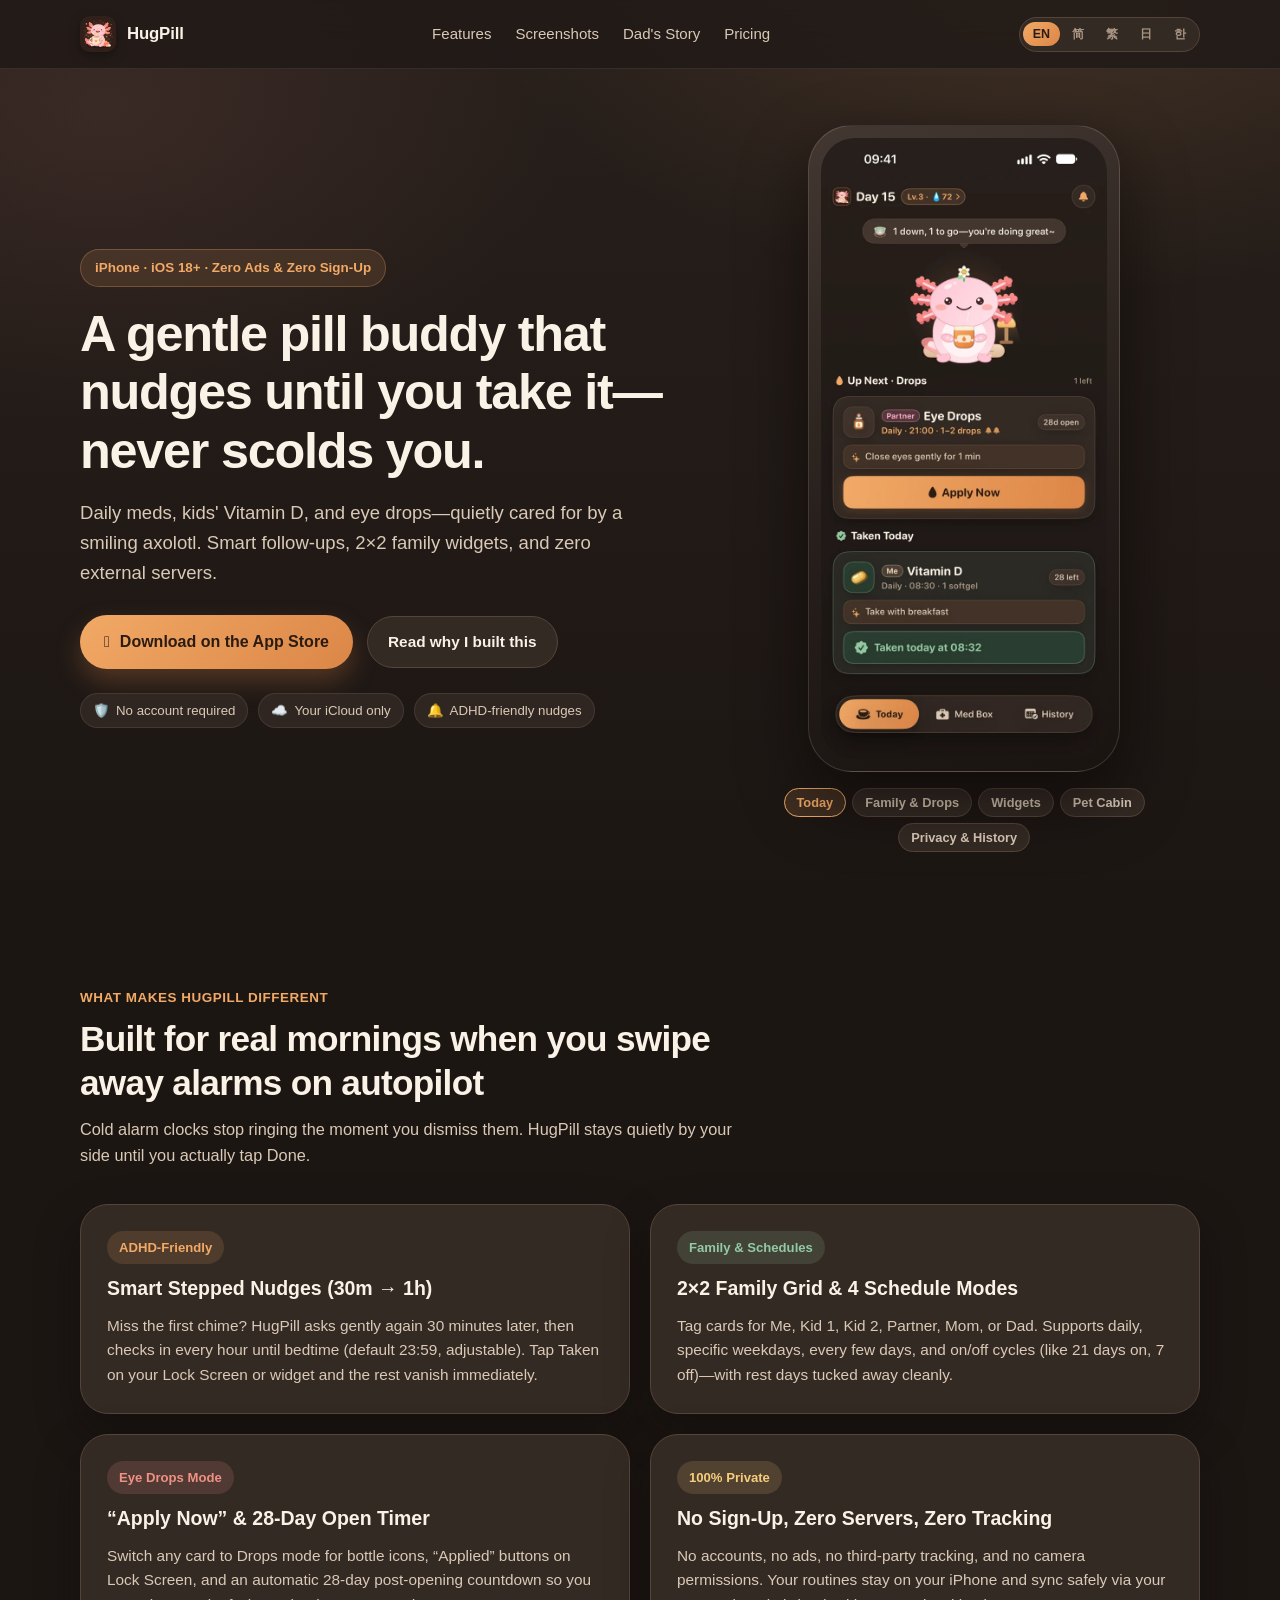
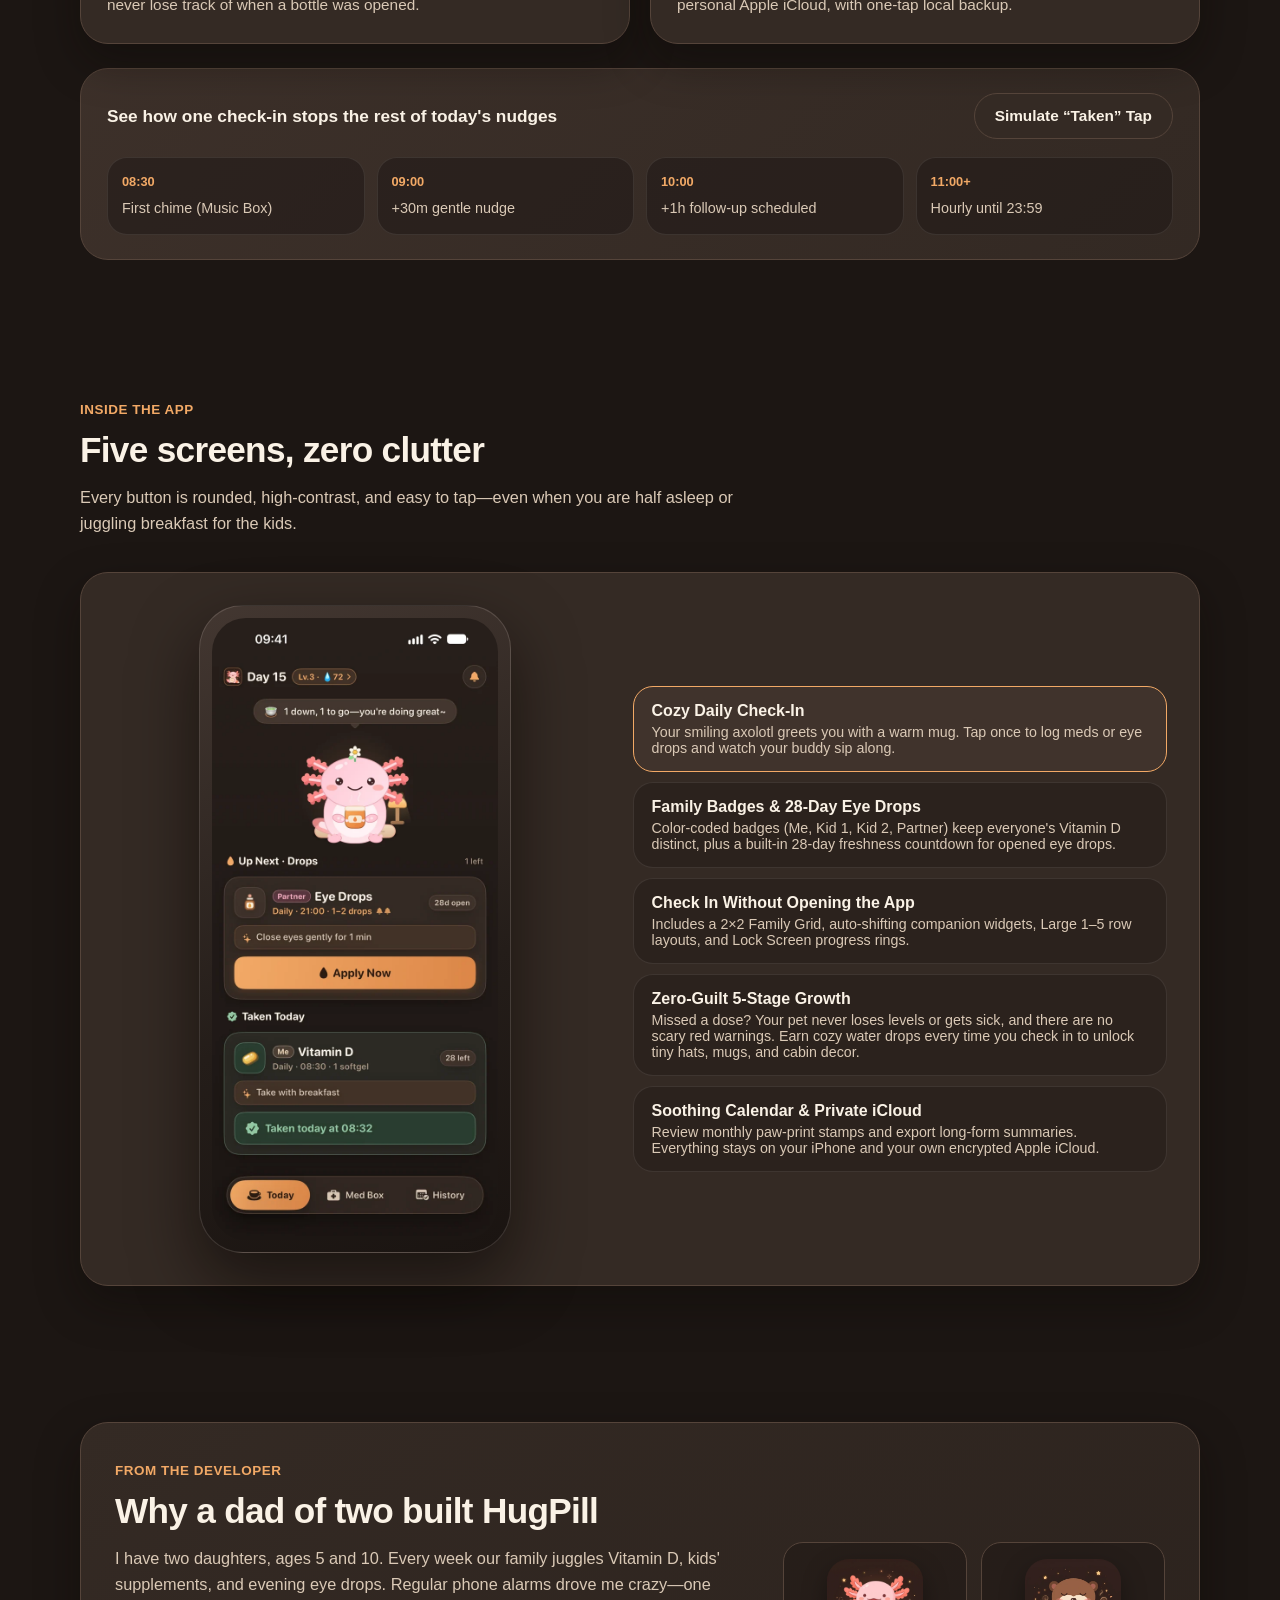
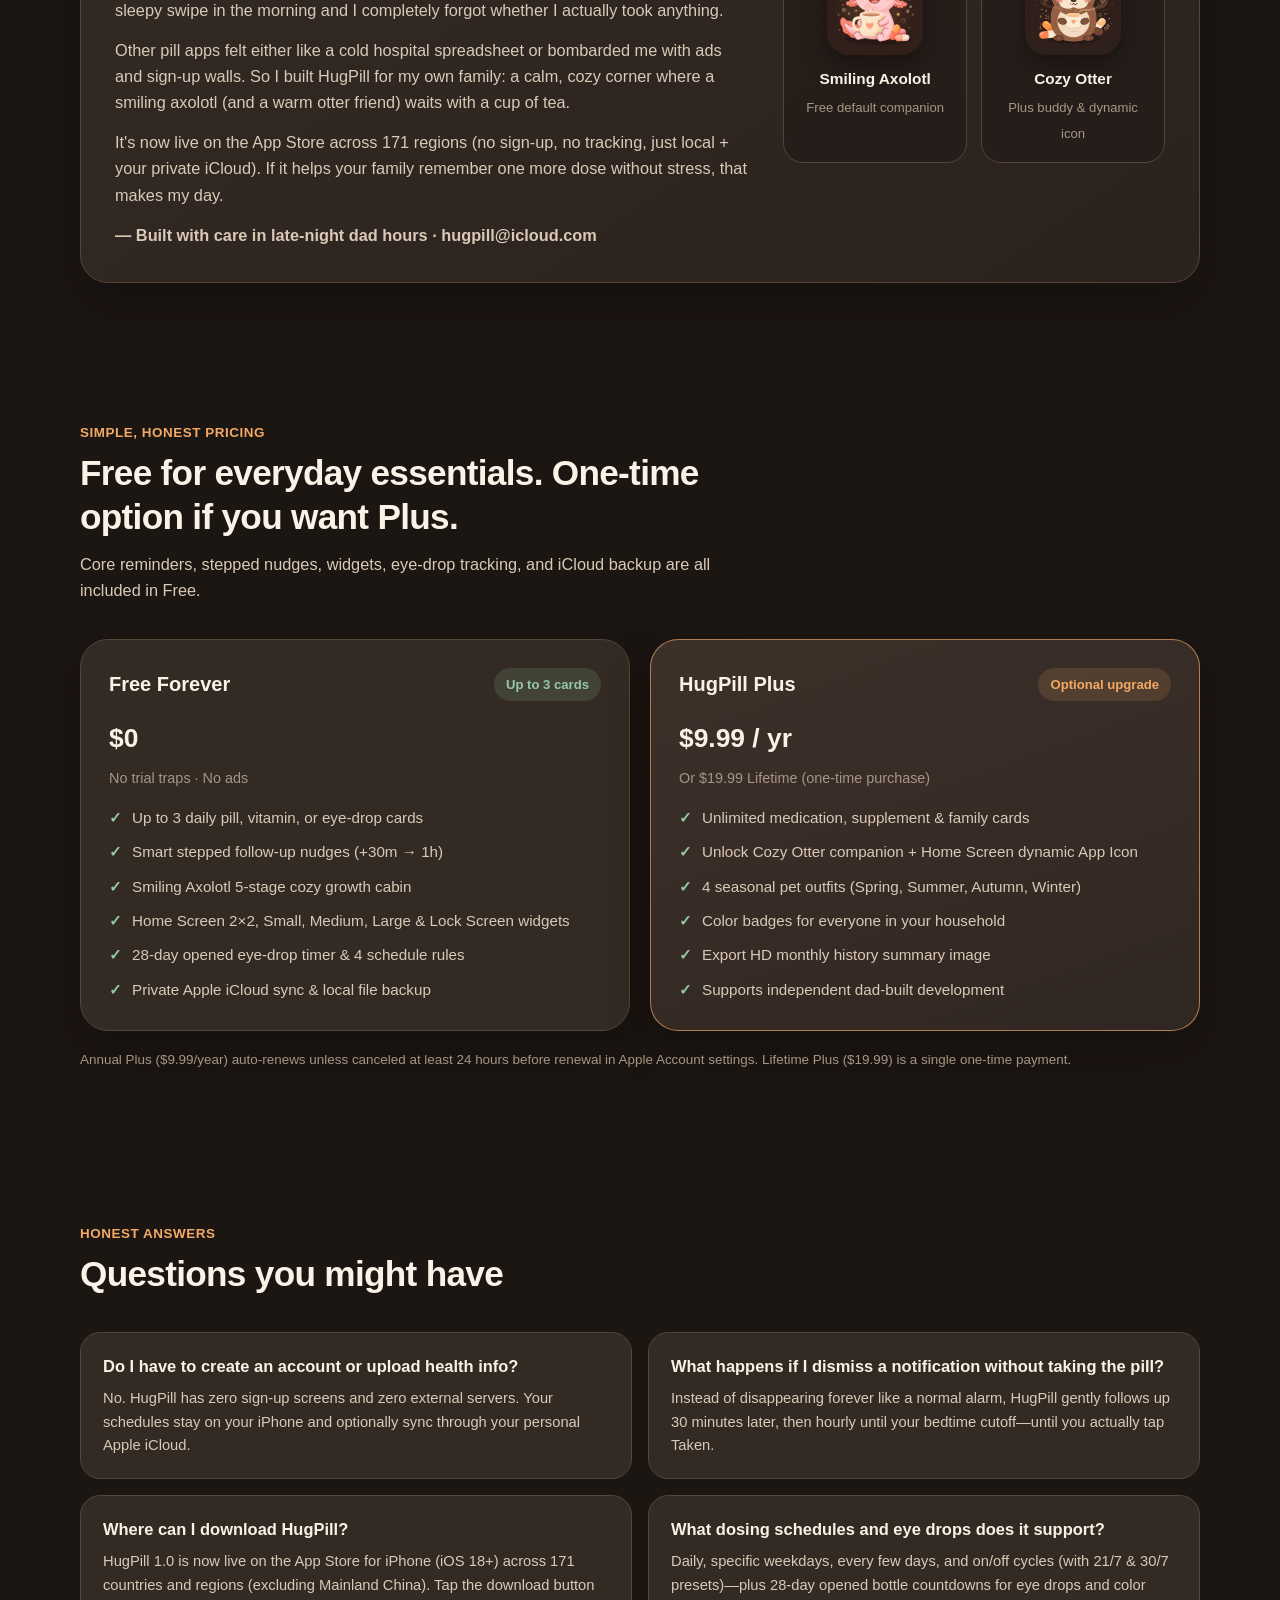
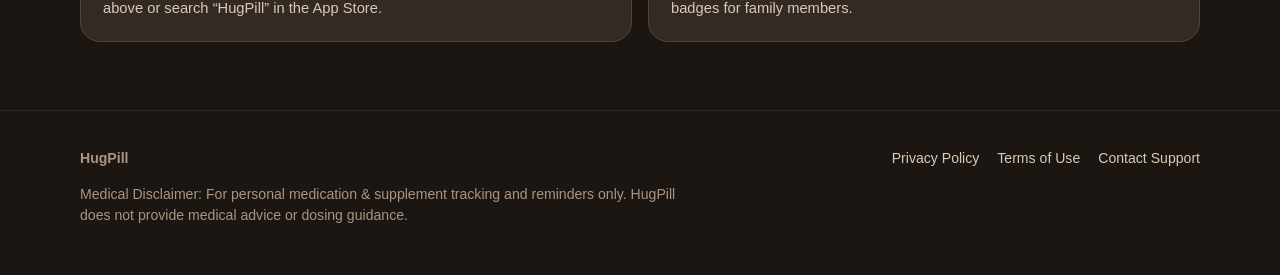
<file: index.html>
<!DOCTYPE html>
<html lang="en">
  <head>
    <meta charset="utf-8" />
    <meta name="viewport" content="width=device-width, initial-scale=1" />
    <title>HugPill — Cute Pill, Vitamin &amp; Eye Drops Reminder for iPhone</title>
    <meta
      name="description"
      content="A gentle, ADHD-friendly pill, vitamin & eye drop reminder built by a dad of two. Smart stepped nudges, 2x2 family Home Screen widgets, zero guilt, and 100% private iCloud sync."
    />
    <meta name="apple-itunes-app" content="app-id=6837860725" />
    <meta name="theme-color" content="#271F1B" />
    <meta
      property="og:title"
      content="HugPill — Cute Pill, Vitamin & Eye Drops Reminder"
    />
    <meta
      property="og:description"
      content="A gentle pill buddy that nudges until you take it—never scolds you. Smart follow-ups, 2x2 family widgets, and private Apple iCloud sync."
    />
    <meta property="og:type" content="website" />
    <meta property="og:image" content="./assets/app-icon.webp" />

    <link rel="icon" type="image/png" href="./assets/favicon.png" />
    <link rel="apple-touch-icon" href="./assets/apple-touch-icon.png" />
    <link rel="stylesheet" href="./styles.css" />
  </head>
  <body>
    <header class="site-header">
      <div class="container header-inner">
        <a class="brand" href="#top">
          <img
            class="brand-icon"
            src="./assets/app-icon.webp"
            alt="HugPill icon"
            width="36"
            height="36"
          />
          <span data-i18n="brandName">HugPill</span>
        </a>

        <nav class="nav-links" aria-label="Primary navigation">
          <a href="#features" data-i18n="nav.features">Features</a>
          <a href="#screenshots" data-i18n="nav.screens">Screenshots</a>
          <a href="#story" data-i18n="nav.story">Dad's Story</a>
          <a href="#pricing" data-i18n="nav.pricing">Pricing</a>
        </nav>

        <div class="lang-switcher" role="group" aria-label="Language switcher">
          <button class="lang-btn is-active" type="button" data-lang="en">EN</button>
          <button class="lang-btn" type="button" data-lang="zh-Hans">简</button>
          <button class="lang-btn" type="button" data-lang="zh-Hant">繁</button>
          <button class="lang-btn" type="button" data-lang="ja">日</button>
          <button class="lang-btn" type="button" data-lang="ko">한</button>
        </div>
      </div>
    </header>

    <main id="top">
      <!-- Hero -->
      <section class="hero">
        <div class="container hero-grid">
          <div>
            <div class="eyebrow-pill" data-i18n="hero.eyebrow">
              iPhone · iOS 18+ · Zero Ads &amp; Zero Sign-Up
            </div>
            <h1 class="hero-title" data-i18n="hero.title">
              A gentle pill buddy that nudges until you take it—never scolds you.
            </h1>
            <p class="hero-subtitle" data-i18n="hero.subtitle">
              Daily meds, kids' Vitamin D, and eye drops—quietly cared for by a smiling axolotl. Smart follow-ups, 2×2 family widgets, and zero external servers.
            </p>

            <div class="hero-actions">
              <a
                class="btn-primary"
                id="primary-cta"
                href="https://apps.apple.com/app/id6837860725"
                target="_blank"
                rel="noopener noreferrer"
              >
                <span aria-hidden="true"></span>
                <span id="primary-cta-label" data-i18n="hero.ctaLive">
                  Download on the App Store
                </span>
              </a>
              <a class="btn-secondary" href="#story" data-i18n="hero.ctaStory">
                Read why I built this
              </a>
            </div>

            <div class="trust-row">
              <span class="trust-chip">🛡️ <span data-i18n="hero.trust1">No account required</span></span>
              <span class="trust-chip">☁️ <span data-i18n="hero.trust2">Your iCloud only</span></span>
              <span class="trust-chip">🔔 <span data-i18n="hero.trust3">ADHD-friendly nudges</span></span>
            </div>
          </div>

          <div class="hero-phone-wrap">
            <div class="phone-frame">
              <div class="phone-screen">
                <img
                  id="hero-phone-img"
                  src="./assets/screens/en-US/01_home.webp"
                  alt="HugPill Home Screen"
                  width="660"
                  height="1434"
                />
              </div>
            </div>
            <div class="phone-dots" id="hero-phone-tabs" role="tablist"></div>
          </div>
        </div>
      </section>

      <!-- Features -->
      <section class="section" id="features">
        <div class="container">
          <div class="section-head">
            <span class="section-kicker" data-i18n="features.kicker">
              What makes HugPill different
            </span>
            <h2 class="section-title" data-i18n="features.title">
              Built for real mornings when you swipe away alarms on autopilot
            </h2>
            <p class="section-desc" data-i18n="features.desc">
              Cold alarm clocks stop ringing the moment you dismiss them. HugPill stays quietly by your side until you actually tap Done.
            </p>
          </div>

          <div class="features-grid" id="features-grid"></div>

          <div class="nudge-demo">
            <div class="nudge-top">
              <h3 data-i18n="features.demoTitle">
                See how one check-in stops the rest of today's nudges
              </h3>
              <button
                class="btn-secondary"
                id="nudge-toggle-btn"
                type="button"
              ></button>
            </div>
            <div class="nudge-steps" id="nudge-steps"></div>
          </div>
        </div>
      </section>

      <!-- Interactive Showcase -->
      <section class="section" id="screenshots">
        <div class="container">
          <div class="section-head">
            <span class="section-kicker" data-i18n="showcase.kicker">
              Inside the App
            </span>
            <h2 class="section-title" data-i18n="showcase.title">
              Five screens, zero clutter
            </h2>
            <p class="section-desc" data-i18n="showcase.desc">
              Every button is rounded, high-contrast, and easy to tap—even when you are half asleep or juggling breakfast for the kids.
            </p>
          </div>

          <div class="showcase-panel">
            <div class="hero-phone-wrap">
              <div class="phone-frame">
                <div class="phone-screen">
                  <img
                    id="showcase-phone-img"
                    src="./assets/screens/en-US/01_home.webp"
                    alt="HugPill Screenshot"
                    width="660"
                    height="1434"
                    loading="lazy"
                  />
                </div>
              </div>
            </div>
            <div class="showcase-list" id="showcase-list"></div>
          </div>
        </div>
      </section>

      <!-- Dad's Story -->
      <section class="section" id="story">
        <div class="container">
          <div class="story-card">
            <div>
              <span class="section-kicker" data-i18n="story.kicker">
                From the Developer
              </span>
              <h2 class="section-title" data-i18n="story.title">
                Why a dad of two built HugPill
              </h2>
              <div class="story-body" id="story-paragraphs"></div>
            </div>

            <div class="buddies-box">
              <div class="buddy-tile">
                <img
                  src="./assets/app-icon.webp"
                  alt="Smiling Axolotl"
                  width="96"
                  height="96"
                  loading="lazy"
                />
                <strong data-i18n="story.axolotlName">Smiling Axolotl</strong>
                <span data-i18n="story.axolotlRole">Free default companion</span>
              </div>
              <div class="buddy-tile">
                <img
                  src="./assets/otter-icon.webp"
                  alt="Cozy Otter"
                  width="96"
                  height="96"
                  loading="lazy"
                />
                <strong data-i18n="story.otterName">Cozy Otter</strong>
                <span data-i18n="story.otterRole">Plus buddy &amp; dynamic icon</span>
              </div>
            </div>
          </div>
        </div>
      </section>

      <!-- Pricing -->
      <section class="section" id="pricing">
        <div class="container">
          <div class="section-head">
            <span class="section-kicker" data-i18n="pricing.kicker">
              Simple, Honest Pricing
            </span>
            <h2 class="section-title" data-i18n="pricing.title">
              Free for everyday essentials. One-time option if you want Plus.
            </h2>
            <p class="section-desc" data-i18n="pricing.desc">
              Core reminders, stepped nudges, widgets, eye-drop tracking, and iCloud backup are all included in Free.
            </p>
          </div>

          <div class="pricing-grid">
            <article class="price-card">
              <div class="price-head">
                <h3 data-i18n="pricing.free.name">Free Forever</h3>
                <span class="feature-badge badge-sage" data-i18n="pricing.free.badge">
                  Up to 3 cards
                </span>
              </div>
              <div class="price-tag" data-i18n="pricing.free.price">$0</div>
              <div class="price-sub" data-i18n="pricing.free.sub">
                No trial traps · No ads
              </div>
              <ul class="price-list" id="free-items"></ul>
            </article>

            <article class="price-card is-featured">
              <div class="price-head">
                <h3 data-i18n="pricing.plus.name">HugPill Plus</h3>
                <span class="feature-badge badge-amber" data-i18n="pricing.plus.badge">
                  Optional upgrade
                </span>
              </div>
              <div class="price-tag" data-i18n="pricing.plus.price">$9.99 / yr</div>
              <div class="price-sub" data-i18n="pricing.plus.sub">
                Or $19.99 Lifetime (one-time purchase)
              </div>
              <ul class="price-list" id="plus-items"></ul>
            </article>
          </div>

          <p class="fine-print" data-i18n="pricing.finePrint"></p>
        </div>
      </section>

      <!-- FAQ -->
      <section class="section" id="faq">
        <div class="container">
          <div class="section-head">
            <span class="section-kicker" data-i18n="faq.kicker">
              Honest Answers
            </span>
            <h2 class="section-title" data-i18n="faq.title">
              Questions you might have
            </h2>
          </div>
          <div class="faq-list" id="faq-list"></div>
        </div>
      </section>
    </main>

    <footer class="site-footer" id="privacy">
      <div class="container">
        <div class="footer-row">
          <strong data-i18n="brandName">HugPill</strong>
          <div class="footer-links">
            <a id="footer-privacy" href="#" target="_blank" rel="noopener noreferrer" data-i18n="footer.privacy">
              Privacy Policy
            </a>
            <a id="footer-terms" href="#" target="_blank" rel="noopener noreferrer" data-i18n="footer.terms">
              Terms of Use
            </a>
            <a id="footer-contact" href="mailto:hugpill@icloud.com" data-i18n="footer.contact">
              Contact Support
            </a>
          </div>
        </div>
        <p class="disclaimer" data-i18n="footer.disclaimer"></p>
      </div>
    </footer>

    <!-- App Store Review Modal -->
    <div class="modal-backdrop" id="review-modal" hidden role="dialog" aria-modal="true" aria-labelledby="modal-title">
      <div class="modal-card">
        <h3 id="modal-title" data-i18n="modal.title">Currently in App Store Review</h3>
        <p data-i18n="modal.body"></p>
        <div class="modal-actions">
          <a class="btn-primary" id="modal-email-btn" href="mailto:hugpill@icloud.com" data-i18n="modal.emailBtn">
            Email hugpill@icloud.com
          </a>
          <button class="btn-secondary" id="modal-close-btn" type="button" data-i18n="modal.closeBtn">
            Got it
          </button>
        </div>
      </div>
    </div>

    <script src="./site-config.js"></script>
    <script src="./i18n.js"></script>
    <script src="./app.js"></script>
  </body>
</html>
</file>
<file: styles.css>
:root {
  --bg-top: #271f1b;
  --bg-bottom: #1c1613;
  --surface: #342a24;
  --surface-elevated: #40332c;
  --surface-taken: #2a3d30;
  --border: #55443a;
  --border-soft: rgba(250, 242, 230, 0.09);

  --text-primary: #faf2e6;
  --text-secondary: #dac9b6;
  --text-muted: #a89583;
  --ink-on-amber: #2a1c13;

  --amber: #f2a966;
  --amber-deep: #db8647;
  --peach: #ef9185;
  --sage: #93c9a3;
  --apricot: #f6cd7c;

  --radius-sm: 12px;
  --radius-md: 20px;
  --radius-lg: 28px;
  --shadow-card: 0 18px 44px rgba(10, 7, 5, 0.38);
  --shadow-phone: 0 28px 64px rgba(8, 5, 4, 0.58);

  --font-rounded: ui-rounded, "SF Pro Rounded", "PingFang SC", "PingFang TC",
    "Hiragino Maru Gothic ProN", "Apple SD Gothic Neo", "Noto Sans JP",
    "Noto Sans KR", -apple-system, BlinkMacSystemFont, "Segoe UI", sans-serif;
}

*,
*::before,
*::after {
  box-sizing: border-box;
}

html {
  scroll-behavior: smooth;
  background-color: var(--bg-bottom);
  color: var(--text-primary);
  font-family: var(--font-rounded);
  -webkit-font-smoothing: antialiased;
}

body {
  margin: 0;
  min-height: 100vh;
  background: radial-gradient(
      900px 540px at 82% -6%,
      rgba(242, 169, 102, 0.14),
      transparent 65%
    ),
    radial-gradient(
      760px 520px at 8% 12%,
      rgba(239, 145, 133, 0.1),
      transparent 62%
    ),
    linear-gradient(180deg, var(--bg-top) 0%, var(--bg-bottom) 100%);
  background-attachment: fixed;
  color: var(--text-primary);
  line-height: 1.6;
}

a {
  color: inherit;
  text-decoration: none;
}

button {
  font-family: inherit;
  cursor: pointer;
}

img {
  display: block;
  max-width: 100%;
}

.container {
  width: min(1120px, calc(100% - 36px));
  margin: 0 auto;
}

/* Header */
.site-header {
  position: sticky;
  top: 0;
  z-index: 40;
  backdrop-filter: blur(16px);
  -webkit-backdrop-filter: blur(16px);
  background: rgba(31, 25, 22, 0.78);
  border-bottom: 1px solid var(--border-soft);
}

.header-inner {
  display: flex;
  align-items: center;
  justify-content: space-between;
  gap: 16px;
  min-height: 68px;
}

.brand {
  display: inline-flex;
  align-items: center;
  gap: 11px;
  font-weight: 700;
  font-size: 1.05rem;
  letter-spacing: -0.01em;
  flex-shrink: 0;
}

.brand-icon {
  width: 36px;
  height: 36px;
  border-radius: 10px;
  box-shadow: 0 4px 12px rgba(0, 0, 0, 0.35);
}

.nav-links {
  display: flex;
  align-items: center;
  gap: 24px;
  color: var(--text-secondary);
  font-size: 0.94rem;
  font-weight: 500;
}

.nav-links a {
  transition: color 0.18s ease;
}

.nav-links a:hover {
  color: var(--amber);
}

.lang-switcher {
  display: inline-flex;
  align-items: center;
  background: var(--surface);
  border: 1px solid var(--border);
  border-radius: 999px;
  padding: 3px;
  gap: 2px;
  flex-shrink: 0;
}

.lang-btn {
  border: 0;
  background: transparent;
  color: var(--text-muted);
  font-size: 0.78rem;
  font-weight: 600;
  padding: 5px 10px;
  border-radius: 999px;
  transition: background-color 0.18s ease, color 0.18s ease;
}

.lang-btn:hover {
  color: var(--text-primary);
}

.lang-btn.is-active {
  background: linear-gradient(135deg, var(--amber), var(--amber-deep));
  color: var(--ink-on-amber);
}

/* Hero */
.hero {
  padding: 56px 0 64px;
}

.hero-grid {
  display: grid;
  grid-template-columns: minmax(0, 1.12fr) minmax(0, 0.88fr);
  gap: 48px;
  align-items: center;
}

.eyebrow-pill {
  display: inline-flex;
  align-items: center;
  gap: 8px;
  padding: 7px 14px;
  border-radius: 999px;
  background: rgba(242, 169, 102, 0.12);
  border: 1px solid rgba(242, 169, 102, 0.28);
  color: var(--amber);
  font-size: 0.84rem;
  font-weight: 600;
  margin-bottom: 18px;
}

.hero-title {
  margin: 0 0 18px;
  font-size: clamp(2rem, 4.1vw, 3.15rem);
  line-height: 1.16;
  letter-spacing: -0.025em;
  font-weight: 800;
}

.hero-subtitle {
  margin: 0 0 28px;
  font-size: clamp(1.02rem, 1.5vw, 1.16rem);
  color: var(--text-secondary);
  max-width: 56ch;
}

.hero-actions {
  display: flex;
  flex-wrap: wrap;
  align-items: center;
  gap: 14px;
  margin-bottom: 24px;
}

.btn-primary {
  display: inline-flex;
  align-items: center;
  justify-content: center;
  gap: 10px;
  padding: 14px 24px;
  border-radius: 999px;
  border: 0;
  background: linear-gradient(135deg, var(--amber), var(--amber-deep));
  color: var(--ink-on-amber);
  font-size: 1rem;
  font-weight: 700;
  box-shadow: 0 12px 26px rgba(219, 134, 71, 0.28);
  transition: transform 0.18s ease, box-shadow 0.18s ease, filter 0.18s ease;
}

.btn-primary:hover {
  transform: translateY(-1px);
  filter: brightness(1.04);
  box-shadow: 0 16px 32px rgba(219, 134, 71, 0.34);
}

.btn-secondary {
  display: inline-flex;
  align-items: center;
  justify-content: center;
  gap: 8px;
  padding: 13px 20px;
  border-radius: 999px;
  border: 1px solid var(--border);
  background: var(--surface);
  color: var(--text-primary);
  font-size: 0.96rem;
  font-weight: 600;
  transition: border-color 0.18s ease, background-color 0.18s ease;
}

.btn-secondary:hover {
  border-color: var(--amber);
  background: var(--surface-elevated);
}

.trust-row {
  display: flex;
  flex-wrap: wrap;
  gap: 10px;
}

.trust-chip {
  display: inline-flex;
  align-items: center;
  gap: 6px;
  padding: 6px 12px;
  border-radius: 999px;
  background: rgba(52, 42, 36, 0.85);
  border: 1px solid var(--border-soft);
  color: var(--text-secondary);
  font-size: 0.83rem;
}

/* Phone Mockup */
.hero-phone-wrap {
  display: flex;
  flex-direction: column;
  align-items: center;
  gap: 16px;
}

.phone-frame {
  position: relative;
  width: min(312px, 82vw);
  padding: 12px;
  border-radius: 44px;
  background: linear-gradient(160deg, #433731 0%, #241d19 60%, #1a1411 100%);
  border: 1px solid rgba(250, 242, 230, 0.14);
  box-shadow: var(--shadow-phone);
}

.phone-frame::before {
  content: "";
  position: absolute;
  inset: -16px;
  z-index: -1;
  border-radius: 56px;
  background: radial-gradient(
    circle at 50% 45%,
    rgba(242, 169, 102, 0.18),
    rgba(239, 145, 133, 0.08) 45%,
    transparent 72%
  );
}

.phone-screen {
  border-radius: 34px;
  overflow: hidden;
  background: #1c1613;
  aspect-ratio: 1320 / 2868;
}

.phone-screen img {
  width: 100%;
  height: 100%;
  object-fit: cover;
}

.phone-dots {
  display: flex;
  flex-wrap: wrap;
  justify-content: center;
  gap: 6px;
}

.phone-tab-btn {
  border: 1px solid var(--border);
  background: var(--surface);
  color: var(--text-secondary);
  font-size: 0.8rem;
  font-weight: 600;
  padding: 6px 12px;
  border-radius: 999px;
  transition: all 0.18s ease;
}

.phone-tab-btn:hover {
  border-color: var(--amber);
  color: var(--text-primary);
}

.phone-tab-btn.is-active {
  background: rgba(242, 169, 102, 0.16);
  border-color: var(--amber);
  color: var(--amber);
}

/* Sections */
.section {
  padding: 68px 0;
}

.section-head {
  max-width: 680px;
  margin-bottom: 36px;
}

.section-kicker {
  display: inline-block;
  color: var(--amber);
  font-size: 0.84rem;
  font-weight: 700;
  letter-spacing: 0.04em;
  text-transform: uppercase;
  margin-bottom: 8px;
}

.section-title {
  margin: 0 0 12px;
  font-size: clamp(1.55rem, 2.8vw, 2.2rem);
  line-height: 1.24;
  letter-spacing: -0.02em;
}

.section-desc {
  margin: 0;
  color: var(--text-secondary);
  font-size: 1.02rem;
}

/* Feature Grid */
.features-grid {
  display: grid;
  grid-template-columns: repeat(2, minmax(0, 1fr));
  gap: 20px;
}

.feature-card {
  background: var(--surface);
  border: 1px solid var(--border);
  border-radius: var(--radius-lg);
  padding: 26px;
  box-shadow: var(--shadow-card);
  display: flex;
  flex-direction: column;
  gap: 12px;
}

.feature-badge {
  display: inline-flex;
  align-items: center;
  gap: 8px;
  width: fit-content;
  padding: 6px 12px;
  border-radius: 999px;
  font-size: 0.82rem;
  font-weight: 700;
}

.badge-amber {
  background: rgba(242, 169, 102, 0.14);
  color: var(--amber);
}

.badge-sage {
  background: rgba(147, 201, 163, 0.15);
  color: var(--sage);
}

.badge-peach {
  background: rgba(239, 145, 133, 0.15);
  color: var(--peach);
}

.badge-apricot {
  background: rgba(246, 205, 124, 0.14);
  color: var(--apricot);
}

.feature-card h3 {
  margin: 0;
  font-size: 1.22rem;
  line-height: 1.3;
}

.feature-card p {
  margin: 0;
  color: var(--text-secondary);
  font-size: 0.96rem;
}

/* Interactive Nudge Simulator Strip */
.nudge-demo {
  margin-top: 24px;
  background: linear-gradient(135deg, rgba(64, 51, 44, 0.9), rgba(52, 42, 36, 0.95));
  border: 1px solid var(--border);
  border-radius: var(--radius-lg);
  padding: 24px 26px;
}

.nudge-top {
  display: flex;
  flex-wrap: wrap;
  align-items: center;
  justify-content: space-between;
  gap: 12px;
  margin-bottom: 18px;
}

.nudge-top h3 {
  margin: 0;
  font-size: 1.08rem;
}

.nudge-steps {
  display: grid;
  grid-template-columns: repeat(4, minmax(0, 1fr));
  gap: 12px;
}

.nudge-step {
  background: rgba(31, 25, 22, 0.55);
  border: 1px solid var(--border-soft);
  border-radius: var(--radius-md);
  padding: 14px;
  transition: all 0.22s ease;
}

.nudge-step.is-cleared {
  background: var(--surface-taken);
  border-color: rgba(147, 201, 163, 0.4);
}

.nudge-step.is-muted {
  opacity: 0.55;
  text-decoration: line-through;
}

.nudge-time {
  font-size: 0.8rem;
  font-weight: 700;
  color: var(--amber);
  margin-bottom: 4px;
}

.nudge-step.is-cleared .nudge-time {
  color: var(--sage);
}

.nudge-label {
  font-size: 0.9rem;
  color: var(--text-secondary);
}

/* Showcase Strip */
.showcase-panel {
  background: var(--surface);
  border: 1px solid var(--border);
  border-radius: var(--radius-lg);
  padding: 32px;
  box-shadow: var(--shadow-card);
  display: grid;
  grid-template-columns: minmax(0, 0.95fr) minmax(0, 1.05fr);
  gap: 36px;
  align-items: center;
}

.showcase-list {
  display: flex;
  flex-direction: column;
  gap: 10px;
}

.showcase-item {
  width: 100%;
  text-align: left;
  background: rgba(31, 25, 22, 0.42);
  border: 1px solid var(--border-soft);
  border-radius: var(--radius-md);
  padding: 15px 18px;
  color: var(--text-primary);
  transition: all 0.18s ease;
}

.showcase-item:hover {
  border-color: rgba(242, 169, 102, 0.45);
  background: rgba(64, 51, 44, 0.72);
}

.showcase-item.is-active {
  background: var(--surface-elevated);
  border-color: var(--amber);
}

.showcase-item strong {
  display: block;
  font-size: 1rem;
  margin-bottom: 4px;
}

.showcase-item span {
  display: block;
  font-size: 0.89rem;
  color: var(--text-secondary);
}

/* Story */
.story-card {
  background: linear-gradient(145deg, var(--surface) 0%, #2b221d 100%);
  border: 1px solid var(--border);
  border-radius: var(--radius-lg);
  padding: 34px;
  box-shadow: var(--shadow-card);
  display: grid;
  grid-template-columns: minmax(0, 1.25fr) minmax(0, 0.75fr);
  gap: 32px;
  align-items: center;
}

.story-body p {
  margin: 0 0 14px;
  color: var(--text-secondary);
  font-size: 1.02rem;
}

.story-body p:last-child {
  margin-bottom: 0;
}

.story-sign {
  color: var(--amber);
  font-weight: 700;
}

.buddies-box {
  display: grid;
  grid-template-columns: repeat(2, minmax(0, 1fr));
  gap: 14px;
}

.buddy-tile {
  background: rgba(31, 25, 22, 0.58);
  border: 1px solid var(--border);
  border-radius: var(--radius-md);
  padding: 16px;
  text-align: center;
}

.buddy-tile img {
  width: 96px;
  height: 96px;
  border-radius: 22px;
  margin: 0 auto 12px;
  box-shadow: 0 10px 24px rgba(0, 0, 0, 0.35);
}

.buddy-tile strong {
  display: block;
  font-size: 0.96rem;
  margin-bottom: 3px;
}

.buddy-tile span {
  font-size: 0.82rem;
  color: var(--text-muted);
}

/* Pricing */
.pricing-grid {
  display: grid;
  grid-template-columns: repeat(2, minmax(0, 1fr));
  gap: 20px;
}

.price-card {
  background: var(--surface);
  border: 1px solid var(--border);
  border-radius: var(--radius-lg);
  padding: 28px;
  box-shadow: var(--shadow-card);
  display: flex;
  flex-direction: column;
  gap: 16px;
}

.price-card.is-featured {
  border-color: rgba(242, 169, 102, 0.65);
  background: linear-gradient(160deg, #3c3029 0%, #312722 100%);
}

.price-head {
  display: flex;
  align-items: center;
  justify-content: space-between;
  gap: 10px;
}

.price-head h3 {
  margin: 0;
  font-size: 1.25rem;
}

.price-tag {
  font-size: 1.65rem;
  font-weight: 800;
  color: var(--text-primary);
}

.price-sub {
  color: var(--text-muted);
  font-size: 0.9rem;
  margin-top: -8px;
}

.price-list {
  list-style: none;
  margin: 0;
  padding: 0;
  display: flex;
  flex-direction: column;
  gap: 10px;
  color: var(--text-secondary);
  font-size: 0.95rem;
}

.price-list li {
  display: flex;
  align-items: flex-start;
  gap: 10px;
}

.check-dot {
  color: var(--sage);
  font-weight: 800;
  flex-shrink: 0;
}

.fine-print {
  margin-top: 18px;
  color: var(--text-muted);
  font-size: 0.84rem;
}

/* FAQ */
.faq-list {
  display: grid;
  grid-template-columns: repeat(2, minmax(0, 1fr));
  gap: 16px;
}

.faq-item {
  background: var(--surface);
  border: 1px solid var(--border);
  border-radius: var(--radius-md);
  padding: 20px 22px;
}

.faq-item h3 {
  margin: 0 0 8px;
  font-size: 1.03rem;
}

.faq-item p {
  margin: 0;
  color: var(--text-secondary);
  font-size: 0.92rem;
}

/* Footer */
.site-footer {
  border-top: 1px solid var(--border-soft);
  padding: 36px 0 48px;
  color: var(--text-muted);
  font-size: 0.88rem;
}

.footer-row {
  display: flex;
  flex-wrap: wrap;
  align-items: center;
  justify-content: space-between;
  gap: 16px;
  margin-bottom: 14px;
}

.footer-links {
  display: flex;
  flex-wrap: wrap;
  gap: 18px;
}

.footer-links a {
  color: var(--text-secondary);
}

.footer-links a:hover {
  color: var(--amber);
}

.disclaimer {
  margin: 0;
  max-width: 78ch;
  line-height: 1.55;
}

/* Modal */
.modal-backdrop {
  position: fixed;
  inset: 0;
  z-index: 60;
  display: grid;
  place-items: center;
  padding: 20px;
  background: rgba(16, 12, 10, 0.72);
  backdrop-filter: blur(8px);
}

.modal-backdrop[hidden] {
  display: none;
}

.modal-card {
  width: min(460px, 100%);
  background: var(--surface);
  border: 1px solid var(--border);
  border-radius: var(--radius-lg);
  padding: 28px;
  box-shadow: var(--shadow-phone);
}

.modal-card h3 {
  margin: 0 0 10px;
  font-size: 1.25rem;
}

.modal-card p {
  margin: 0 0 18px;
  color: var(--text-secondary);
  font-size: 0.96rem;
}

.modal-actions {
  display: flex;
  flex-wrap: wrap;
  gap: 10px;
}

@media (max-width: 920px) {
  .nav-links {
    display: none;
  }

  .hero-grid,
  .showcase-panel,
  .story-card,
  .features-grid,
  .pricing-grid,
  .faq-list {
    grid-template-columns: 1fr;
  }

  .nudge-steps {
    grid-template-columns: repeat(2, minmax(0, 1fr));
  }

  .hero {
    padding-top: 34px;
  }

  .showcase-panel,
  .story-card {
    padding: 22px;
  }
}

@media (max-width: 520px) {
  .nudge-steps {
    grid-template-columns: 1fr;
  }

  .lang-btn {
    padding: 5px 8px;
    font-size: 0.74rem;
  }
}
</file>
